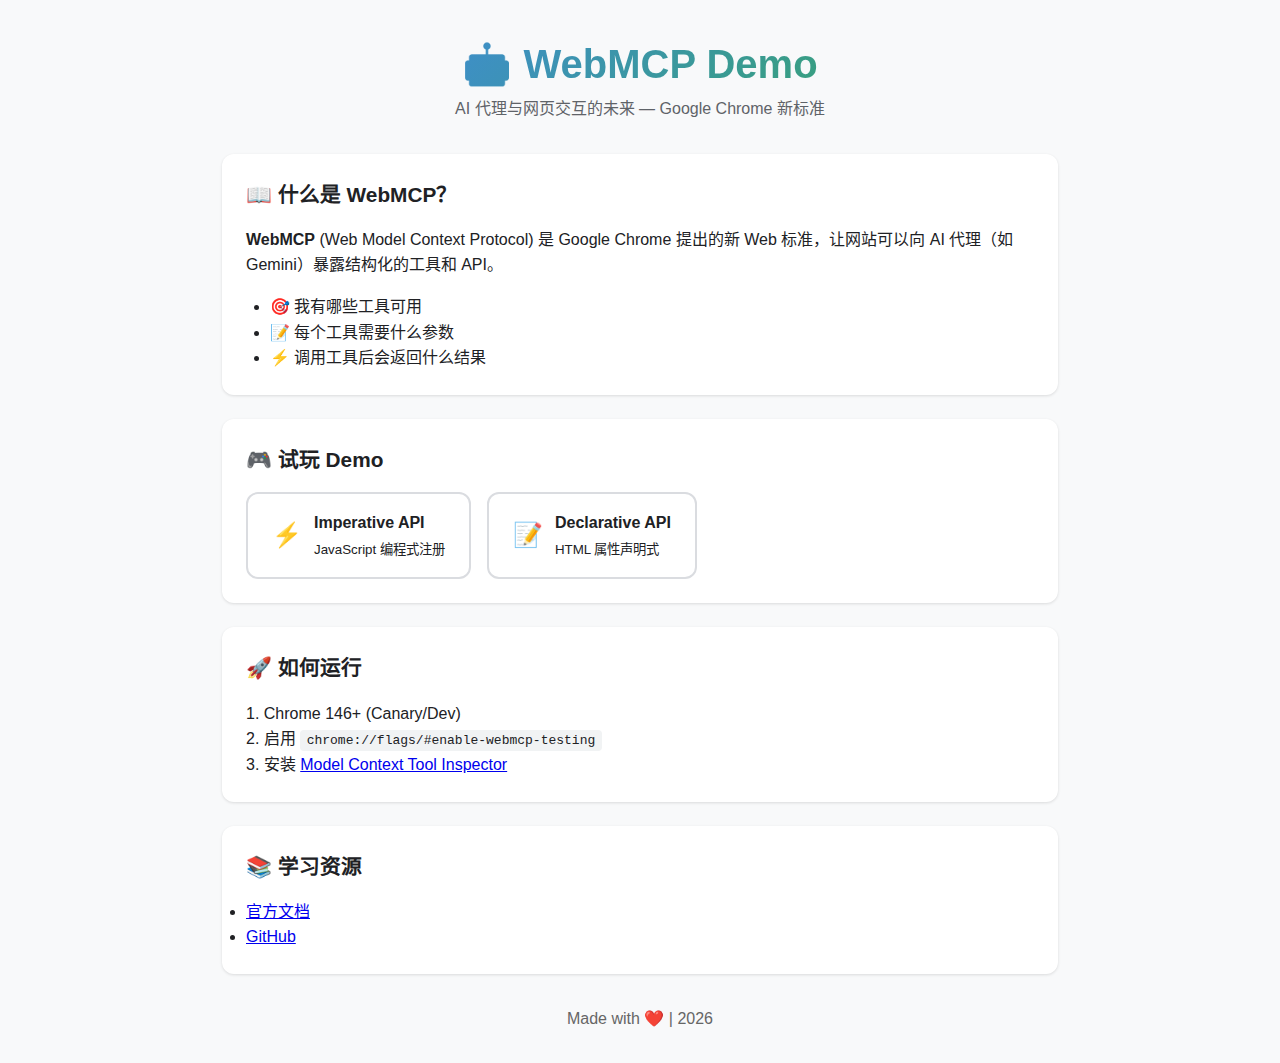
<file: index.html>
<!DOCTYPE html>
<html lang="zh-CN">
<head>
  <meta charset="UTF-8">
  <meta name="viewport" content="width=device-width, initial-scale=1.0">
  <title>WebMCP Demo - AI 代理与网页交互的未来</title>
  <link rel="stylesheet" href="styles.css">
</head>
<body>
  <div class="container">
    <header>
      <h1>🤖 WebMCP Demo</h1>
      <p>AI 代理与网页交互的未来 — Google Chrome 新标准</p>
    </header>
    <div class="card">
      <h2>📖 什么是 WebMCP？</h2>
      <p><strong>WebMCP</strong> (Web Model Context Protocol) 是 Google Chrome 提出的新 Web 标准，让网站可以向 AI 代理（如 Gemini）暴露结构化的工具和 API。</p>
      <ul style="margin: 1rem 0 0 1.5rem;">
        <li>🎯 我有哪些工具可用</li>
        <li>📝 每个工具需要什么参数</li>
        <li>⚡ 调用工具后会返回什么结果</li>
      </ul>
    </div>
    <div class="card">
      <h2>🎮 试玩 Demo</h2>
      <div class="demo-links">
        <a href="imperative/" class="demo-link">
          <span class="demo-link-icon">⚡</span>
          <div><strong>Imperative API</strong><br><small>JavaScript 编程式注册</small></div>
        </a>
        <a href="declarative/" class="demo-link">
          <span class="demo-link-icon">📝</span>
          <div><strong>Declarative API</strong><br><small>HTML 属性声明式</small></div>
        </a>
      </div>
    </div>
    <div class="card">
      <h2>🚀 如何运行</h2>
      <p>1. Chrome 146+ (Canary/Dev)</p>
      <p>2. 启用 <code>chrome://flags/#enable-webmcp-testing</code></p>
      <p>3. 安装 <a href="https://chromewebstore.google.com/detail/model-context-tool-inspec/gbpdfapgefenggkahomfgkhfehlcenpd">Model Context Tool Inspector</a></p>
    </div>
    <div class="card">
      <h2>📚 学习资源</h2>
      <ul>
        <li><a href="https://docs.google.com/document/d/1rtU1fRPS0bMqd9abMG_hc6K9OAI6soUy3Kh00toAgyk">官方文档</a></li>
        <li><a href="https://github.com/webmachinelearning/webmcp">GitHub</a></li>
      </ul>
    </div>
    <footer style="text-align:center;margin-top:2rem;color:#666;">Made with ❤️ | 2026</footer>
  </div>
</body>
</html>
</file>
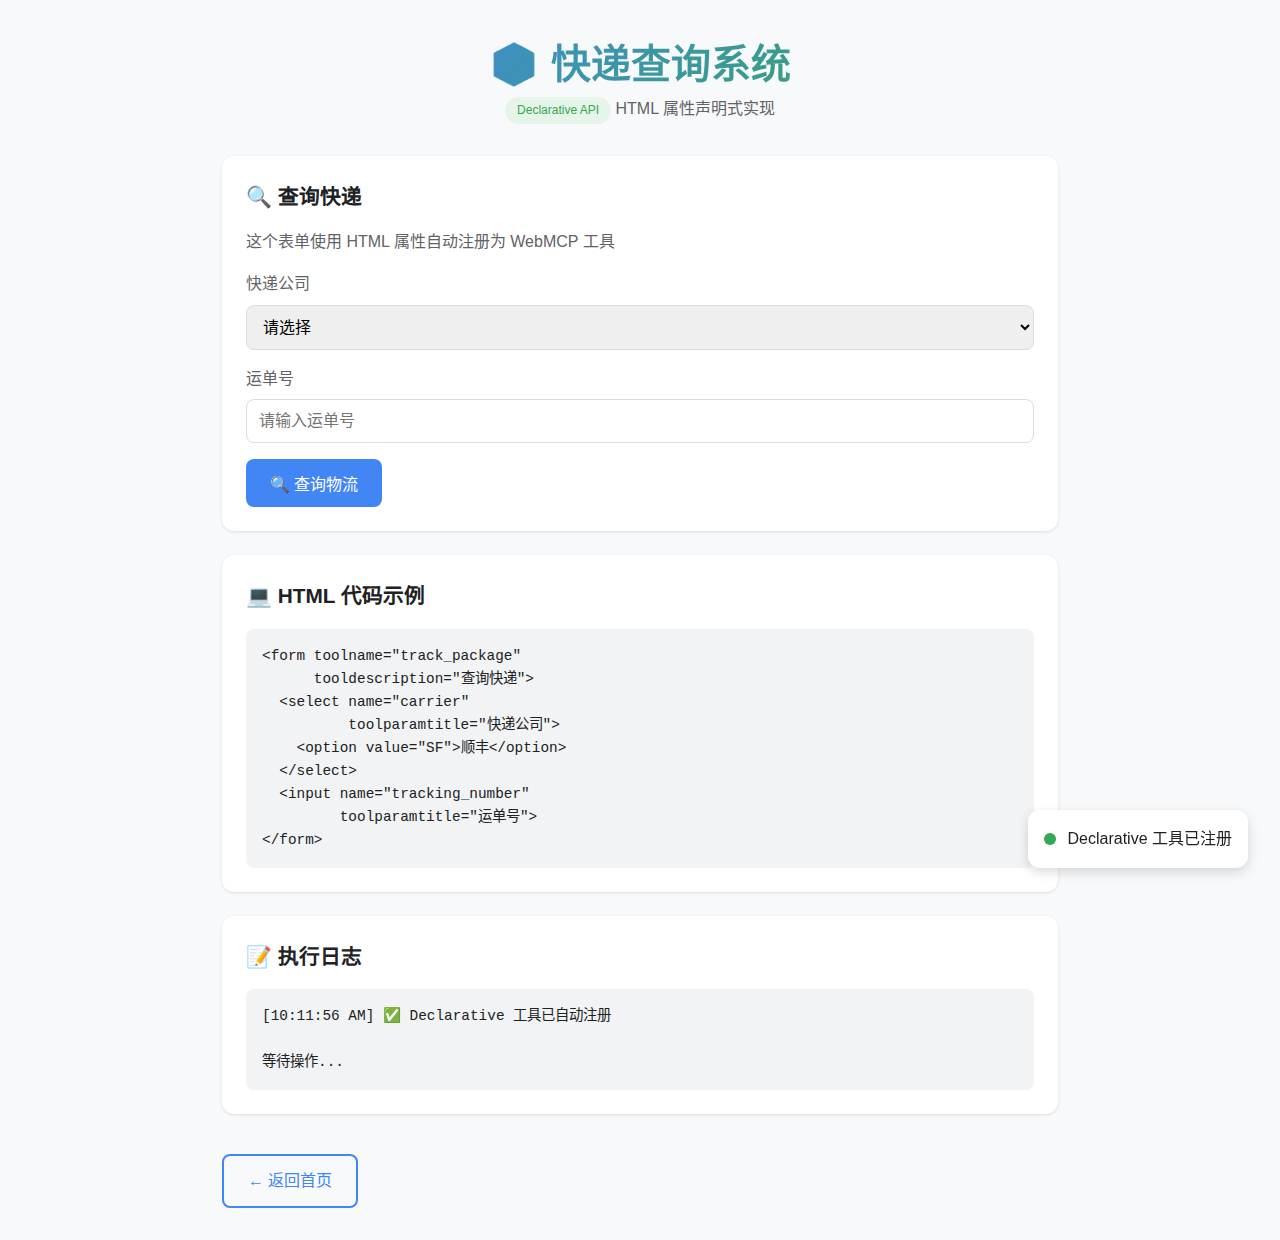
<file: declarative/index.html>
<!DOCTYPE html>
<html lang="zh-CN">
<head>
  <meta charset="UTF-8">
  <meta name="viewport" content="width=device-width, initial-scale=1.0">
  <title>快递查询 - Declarative API Demo</title>
  <link rel="stylesheet" href="../styles.css">
  <style>
    .tracking-result{display:none;margin-top:1.5rem;padding:1.5rem;background:var(--bg);border-radius:12px}
    .tracking-result.show{display:block}
    .tracking-timeline{position:relative;padding-left:2rem}
    .tracking-timeline::before{content:'';position:absolute;left:0.5rem;top:0;bottom:0;width:2px;background:var(--border)}
    .tracking-item{position:relative;padding-bottom:1.5rem}
    .tracking-item::before{content:'';position:absolute;left:-1.75rem;top:0.25rem;width:12px;height:12px;border-radius:50%;background:var(--secondary);border:2px solid #fff}
    .tracking-item:first-child::before{background:var(--primary)}
    .tracking-item-time{font-size:0.85rem;color:var(--text-secondary)}
  </style>
</head>
<body>
  <div class="container">
    <header>
      <h1>📦 快递查询系统</h1>
      <p><span class="badge badge-declarative">Declarative API</span> HTML 属性声明式实现</p>
    </header>
    <div class="card">
      <h2>🔍 查询快递</h2>
      <p style="margin-bottom:1rem;color:var(--text-secondary)">这个表单使用 HTML 属性自动注册为 WebMCP 工具</p>
      <form id="tracking-form" toolname="track_package" tooldescription="查询快递物流信息" onsubmit="handleTrackingSubmit(event)">
        <div class="form-group">
          <label>快递公司</label>
          <select name="carrier" required toolparamtitle="快递公司" toolparamdescription="SF=顺丰,YTO=圆通,ZTO=中通,JD=京东">
            <option value="">请选择</option>
            <option value="SF">顺丰速运</option>
            <option value="YTO">圆通速递</option>
            <option value="ZTO">中通快递</option>
            <option value="JD">京东物流</option>
          </select>
        </div>
        <div class="form-group">
          <label>运单号</label>
          <input type="text" name="tracking_number" required placeholder="请输入运单号" toolparamtitle="运单号" toolparamdescription="快递运单号">
        </div>
        <button type="submit" class="btn btn-primary">🔍 查询物流</button>
      </form>
      <div id="tracking-result" class="tracking-result">
        <h3 style="margin-bottom:1rem">📋 物流轨迹</h3>
        <div class="status" id="tracking-status">运输中</div>
        <div class="tracking-timeline" id="tracking-timeline" style="margin-top:1rem"></div>
      </div>
    </div>
    <div class="card">
      <h2>💻 HTML 代码示例</h2>
      <pre class="result-box">&lt;form toolname="track_package"
      tooldescription="查询快递"&gt;
  &lt;select name="carrier" 
          toolparamtitle="快递公司"&gt;
    &lt;option value="SF"&gt;顺丰&lt;/option&gt;
  &lt;/select&gt;
  &lt;input name="tracking_number"
         toolparamtitle="运单号"&gt;
&lt;/form&gt;</pre>
    </div>
    <div class="card">
      <h2>📝 执行日志</h2>
      <div id="log-container" class="result-box" style="min-height:100px;max-height:300px;overflow-y:auto">等待操作...</div>
    </div>
    <a href="../" class="btn btn-outline" style="margin-top:1rem">← 返回首页</a>
  </div>
  <div class="tool-indicator"><div class="tool-indicator-dot"></div><span>Declarative 工具已注册</span></div>
  <script>
    function log(msg) { document.getElementById('log-container').textContent = `[${new Date().toLocaleTimeString()}] ${msg}\n\n` + document.getElementById('log-container').textContent; }
    function getMockData(carrier, num) {
      const names = { SF: '顺丰', YTO: '圆通', ZTO: '中通', JD: '京东' };
      return { carrier: names[carrier] || carrier, trackingNumber: num, status: '运输中', timeline: [
        { time: '2026-02-11 14:30', desc: '快件已到达【北京转运中心】' },
        { time: '2026-02-11 08:15', desc: '快件已从【上海转运中心】发出' },
        { time: '2026-02-10 22:40', desc: '快件已到达【上海转运中心】' },
        { time: '2026-02-10 16:05', desc: '快递员已揽收' },
      ]};
    }
    function handleTrackingSubmit(e) {
      e.preventDefault();
      const carrier = e.target.carrier.value, num = e.target.tracking_number.value;
      log(`🔍 查询: ${carrier} - ${num}`);
      if (e.agentInvoked) { log('🤖 AI 代理触发'); e.respondWith(Promise.resolve(JSON.stringify(getMockData(carrier, num)))); }
      const data = getMockData(carrier, num);
      document.getElementById('tracking-status').textContent = data.status;
      document.getElementById('tracking-timeline').innerHTML = data.timeline.map(t => `<div class="tracking-item"><div class="tracking-item-time">${t.time}</div><div>${t.desc}</div></div>`).join('');
      document.getElementById('tracking-result').classList.add('show');
      log(`✅ 查询成功: ${data.carrier} ${data.trackingNumber}`);
    }
    window.addEventListener('toolactivated', ({ toolName }) => log(`🤖 AI 使用工具: ${toolName}`));
    document.addEventListener('DOMContentLoaded', () => { log('✅ Declarative 工具已自动注册'); });
  </script>
</body>
</html>
</file>
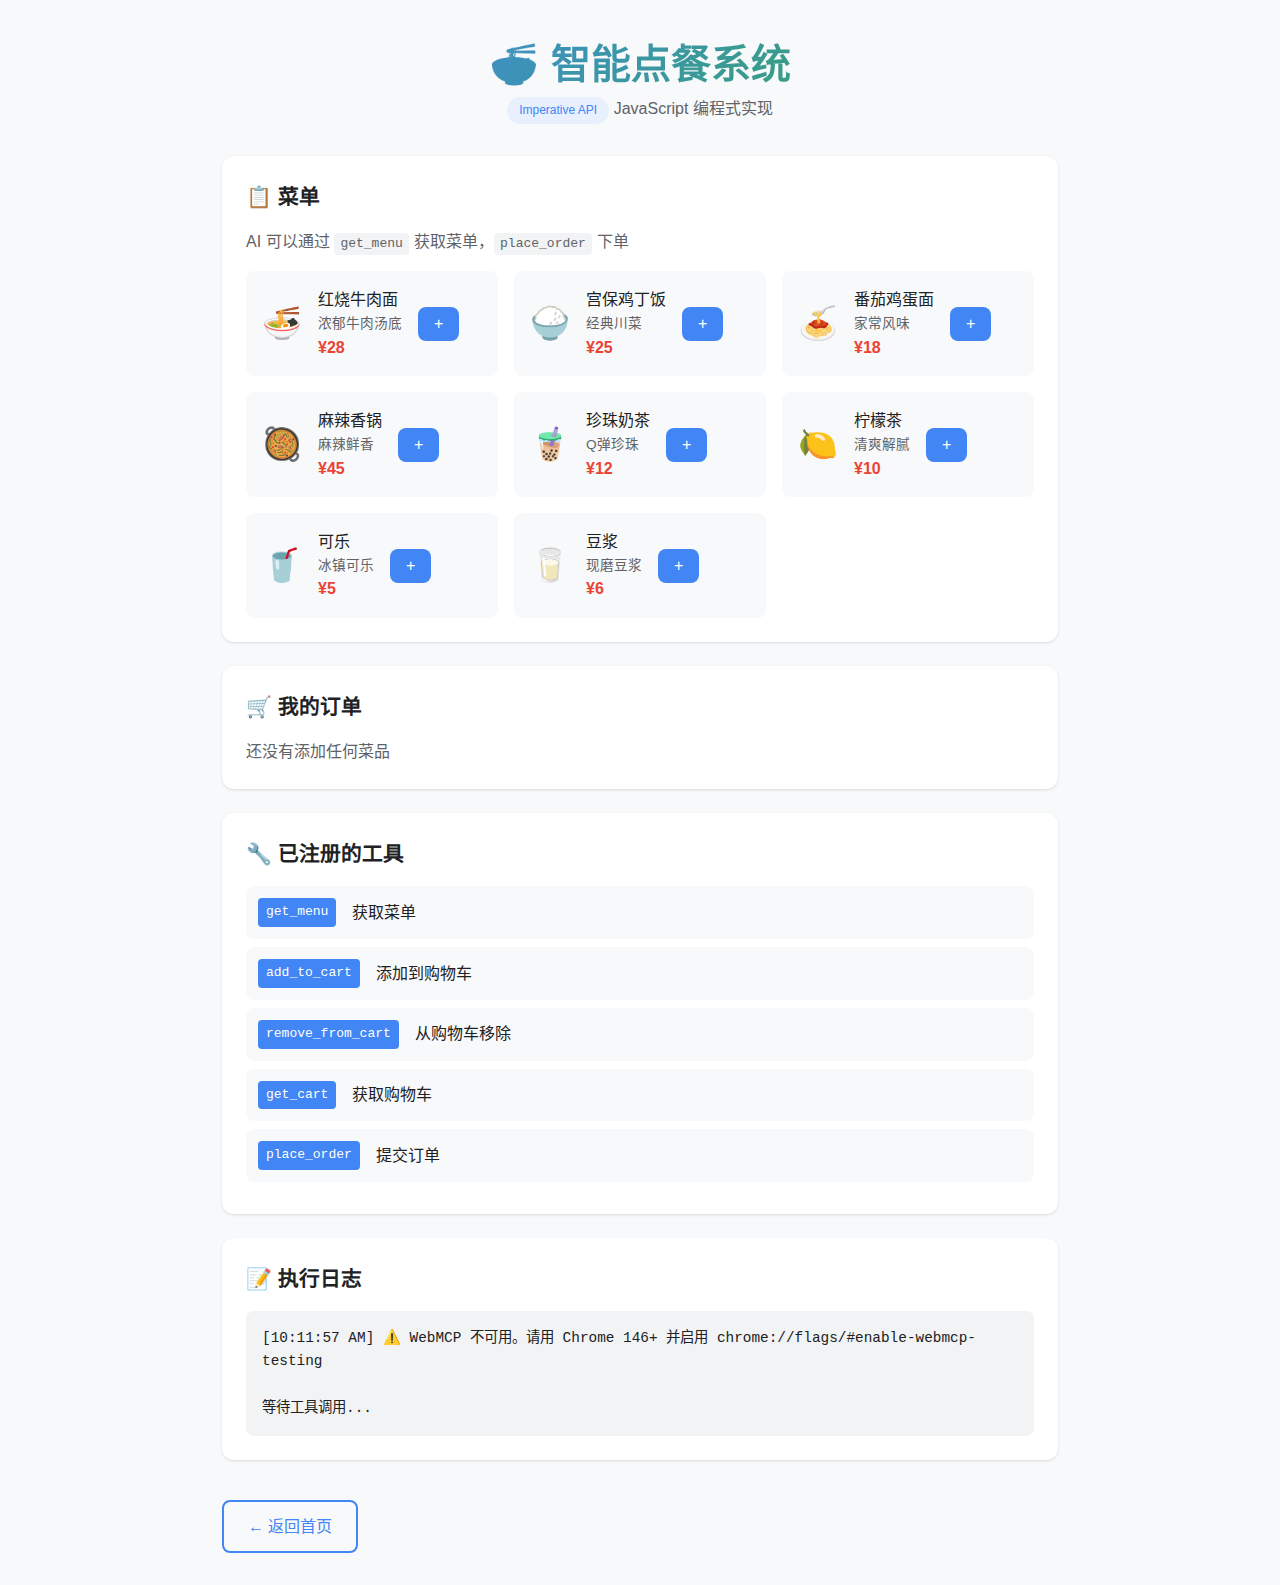
<file: imperative/index.html>
<!DOCTYPE html>
<html lang="zh-CN">
<head>
  <meta charset="UTF-8">
  <meta name="viewport" content="width=device-width, initial-scale=1.0">
  <title>智能点餐 - Imperative API Demo</title>
  <link rel="stylesheet" href="../styles.css">
</head>
<body>
  <div class="container">
    <header>
      <h1>🍜 智能点餐系统</h1>
      <p><span class="badge badge-imperative">Imperative API</span> JavaScript 编程式实现</p>
    </header>
    <div class="card">
      <h2>📋 菜单</h2>
      <p style="margin-bottom:1rem;color:var(--text-secondary)">AI 可以通过 <code>get_menu</code> 获取菜单，<code>place_order</code> 下单</p>
      <div class="grid grid-2" id="menu-container"></div>
    </div>
    <div class="card">
      <h2>🛒 我的订单</h2>
      <div id="cart-container"><p style="color:var(--text-secondary)">还没有添加任何菜品</p></div>
      <div id="cart-total" style="display:none;margin-top:1rem;padding-top:1rem;border-top:1px solid var(--border)"><strong>总计: ¥<span id="total-price">0</span></strong></div>
      <button class="btn btn-primary" id="checkout-btn" style="margin-top:1rem;display:none" onclick="checkout()">✅ 确认下单</button>
    </div>
    <div class="card">
      <h2>🔧 已注册的工具</h2>
      <div id="tools-list"></div>
    </div>
    <div class="card">
      <h2>📝 执行日志</h2>
      <div id="log-container" class="result-box" style="min-height:100px;max-height:300px;overflow-y:auto">等待工具调用...</div>
    </div>
    <a href="../" class="btn btn-outline" style="margin-top:1rem">← 返回首页</a>
  </div>
  <div class="tool-indicator" id="tool-indicator" style="display:none"><div class="tool-indicator-dot"></div><span>WebMCP 工具已就绪</span></div>
  <script src="app.js"></script>
</body>
</html>
</file>
<file: styles.css>
:root{--primary:#4285f4;--secondary:#34a853;--accent:#ea4335;--bg:#f8f9fa;--card-bg:#fff;--text:#202124;--text-secondary:#5f6368;--border:#dadce0}
*{box-sizing:border-box;margin:0;padding:0}
body{font-family:-apple-system,BlinkMacSystemFont,'Segoe UI',Roboto,sans-serif;background:var(--bg);color:var(--text);line-height:1.6;min-height:100vh}
.container{max-width:900px;margin:0 auto;padding:2rem}
header{text-align:center;margin-bottom:2rem}
header h1{font-size:2.5rem;background:linear-gradient(135deg,var(--primary),var(--secondary));-webkit-background-clip:text;-webkit-text-fill-color:transparent}
header p{color:var(--text-secondary)}
.card{background:var(--card-bg);border-radius:12px;padding:1.5rem;margin-bottom:1.5rem;box-shadow:0 1px 3px rgba(0,0,0,0.12)}
.card h2{font-size:1.3rem;margin-bottom:1rem}
.demo-links{display:flex;gap:1rem;flex-wrap:wrap;margin-top:1rem}
.demo-link{display:flex;align-items:center;gap:0.75rem;padding:1rem 1.5rem;background:var(--card-bg);border:2px solid var(--border);border-radius:12px;text-decoration:none;color:var(--text);transition:all 0.2s}
.demo-link:hover{border-color:var(--primary);transform:translateY(-2px)}
.demo-link-icon{font-size:1.5rem}
code{background:#f1f3f4;padding:0.2rem 0.4rem;border-radius:4px;font-family:monospace}
.btn{display:inline-flex;align-items:center;padding:0.75rem 1.5rem;border:none;border-radius:8px;font-size:1rem;cursor:pointer;transition:all 0.2s}
.btn-primary{background:var(--primary);color:#fff}
.btn-primary:hover{background:#1a73e8}
.btn-secondary{background:var(--secondary);color:#fff}
.btn-outline{background:transparent;border:2px solid var(--primary);color:var(--primary);text-decoration:none}
.btn-outline:hover{background:var(--primary);color:#fff}
.form-group{margin-bottom:1rem}
label{display:block;margin-bottom:0.5rem;font-weight:500;color:var(--text-secondary)}
input,select,textarea{width:100%;padding:0.75rem;border:1px solid var(--border);border-radius:8px;font-size:1rem}
input:focus,select:focus{outline:none;border-color:var(--primary)}
.grid{display:grid;gap:1rem}
.grid-2{grid-template-columns:repeat(auto-fit,minmax(250px,1fr))}
.result-box{background:#f1f3f4;border-radius:8px;padding:1rem;font-family:monospace;font-size:0.9rem;white-space:pre-wrap}
.menu-item{display:flex;align-items:center;gap:1rem;padding:1rem;background:var(--bg);border-radius:8px;cursor:pointer;transition:all 0.2s}
.menu-item:hover{background:#e8f0fe;transform:translateY(-2px)}
.menu-item-icon{font-size:2rem}
.menu-item-name{font-weight:500}
.menu-item-price{color:var(--accent);font-weight:600}
.badge{display:inline-block;padding:0.25rem 0.75rem;border-radius:100px;font-size:0.75rem;font-weight:500}
.badge-imperative{background:#e8f0fe;color:var(--primary)}
.badge-declarative{background:#e6f4ea;color:var(--secondary)}
.tool-indicator{position:fixed;bottom:2rem;right:2rem;background:var(--card-bg);padding:1rem;border-radius:12px;box-shadow:0 4px 12px rgba(0,0,0,0.15);display:flex;align-items:center;gap:0.75rem}
.tool-indicator-dot{width:12px;height:12px;border-radius:50%;background:var(--secondary);animation:pulse 2s infinite}
@keyframes pulse{0%,100%{opacity:1}50%{opacity:0.5}}
.status{display:inline-block;padding:0.5rem 1rem;border-radius:100px;font-size:0.85rem;background:#e6f4ea;color:#137333}
</file>
